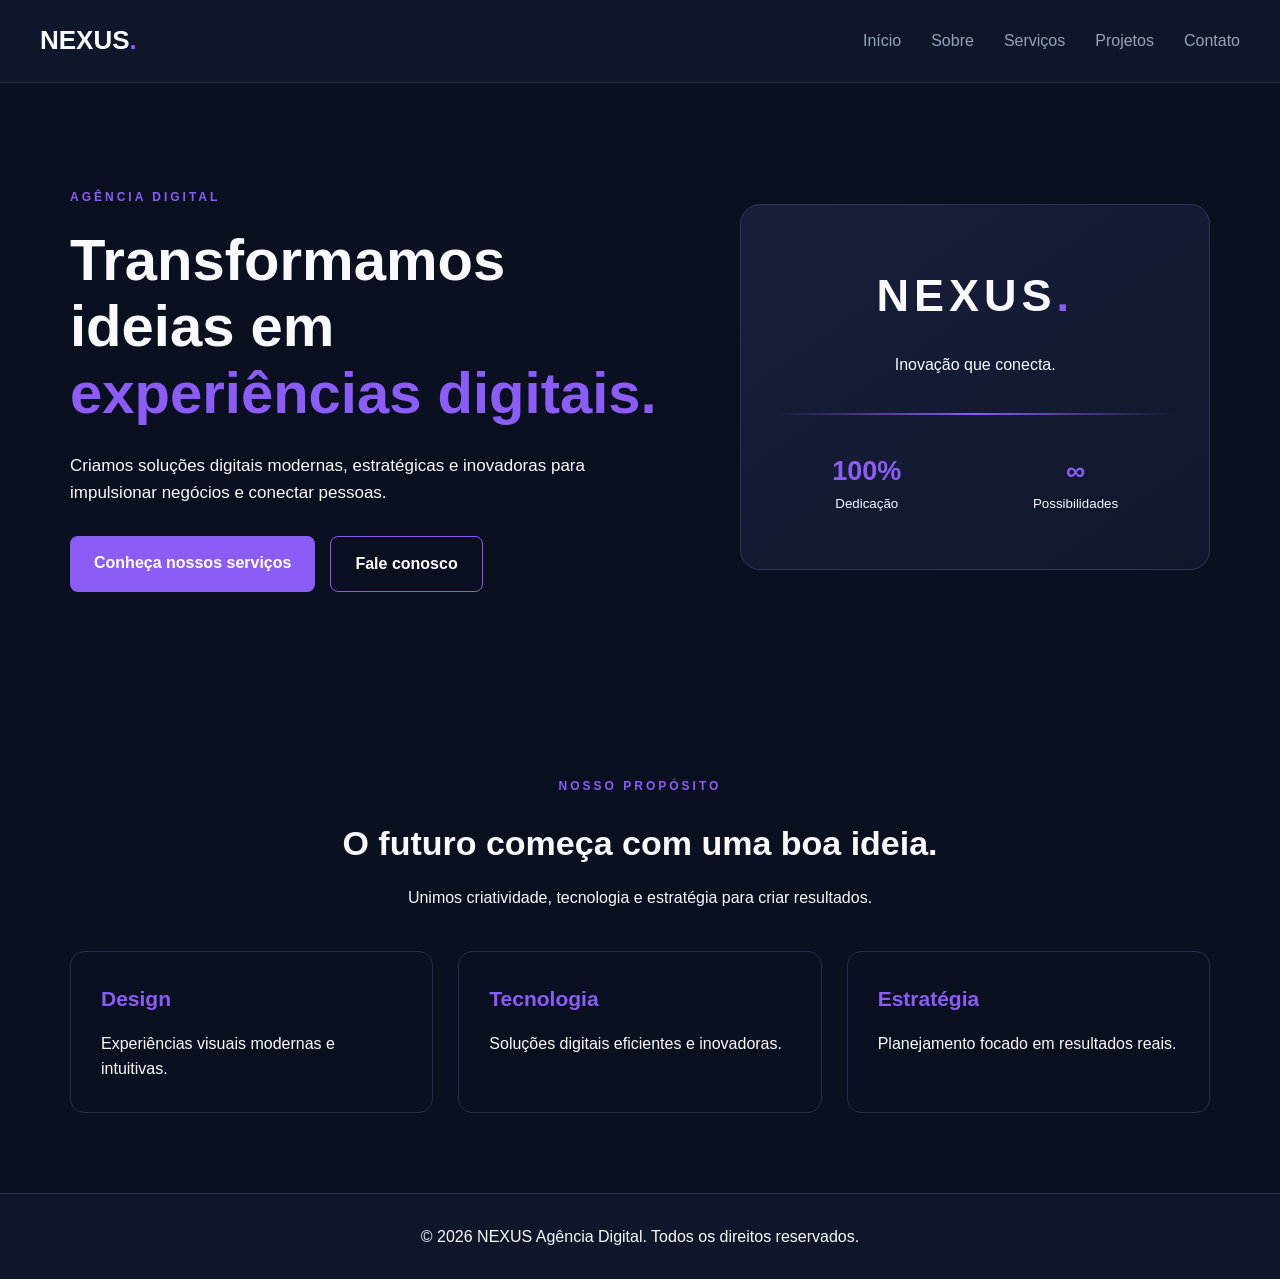
<file: projeto web/index.html>
<!DOCTYPE html>
<html lang="pt-BR">
<head>
    <meta charset="UTF-8">
    <meta name="viewport" content="width=device-width, initial-scale=1.0">
    <title>NEXUS | Agência Digital</title>
    <link rel="stylesheet" href="css/style.css">
</head>
<body>

<header>
    <nav class="navbar">
        <a href="index.html" class="logo">NEXUS<span>.</span></a>

        <ul class="nav-links">
            <li><a href="index.html" class="active">Início</a></li>
            <li><a href="sobre.html">Sobre</a></li>
            <li><a href="servicos.html">Serviços</a></li>
            <li><a href="projetos.html">Projetos</a></li>
            <li><a href="contato.html">Contato</a></li>
        </ul>
    </nav>
</header>

<main>
    <section class="hero">
        <div class="hero-content">
            <span class="tag">AGÊNCIA DIGITAL</span>

            <h1>Transformamos ideias em
                <span>experiências digitais.</span>
            </h1>

            <p>
                Criamos soluções digitais modernas, estratégicas
                e inovadoras para impulsionar negócios e conectar pessoas.
            </p>

            <div class="hero-buttons">
                <a href="servicos.html" class="btn-primary">
                    Conheça nossos serviços
                </a>

                <a href="contato.html" class="btn-secondary">
                    Fale conosco
                </a>
            </div>
        </div>

        <div class="hero-card">
            <h2>NEXUS<span>.</span></h2>
            <p>Inovação que conecta.</p>

            <div class="card-line"></div>

            <div class="card-stats">
                <div>
                    <strong>100%</strong>
                    <small>Dedicação</small>
                </div>

                <div>
                    <strong>∞</strong>
                    <small>Possibilidades</small>
                </div>
            </div>
        </div>
    </section>

    <section class="section">
        <div class="section-heading">
            <span class="tag">NOSSO PROPÓSITO</span>
            <h2>O futuro começa com uma boa ideia.</h2>
            <p>
                Unimos criatividade, tecnologia e estratégia
                para criar resultados.
            </p>
        </div>

        <div class="cards">
            <article class="info-card">
                <h3>Design</h3>
                <p>Experiências visuais modernas e intuitivas.</p>
            </article>

            <article class="info-card">
                <h3>Tecnologia</h3>
                <p>Soluções digitais eficientes e inovadoras.</p>
            </article>

            <article class="info-card">
                <h3>Estratégia</h3>
                <p>Planejamento focado em resultados reais.</p>
            </article>
        </div>
    </section>
</main>

<footer>
    <p>© 2026 NEXUS Agência Digital. Todos os direitos reservados.</p>
</footer>

</body>
</html>
</file>
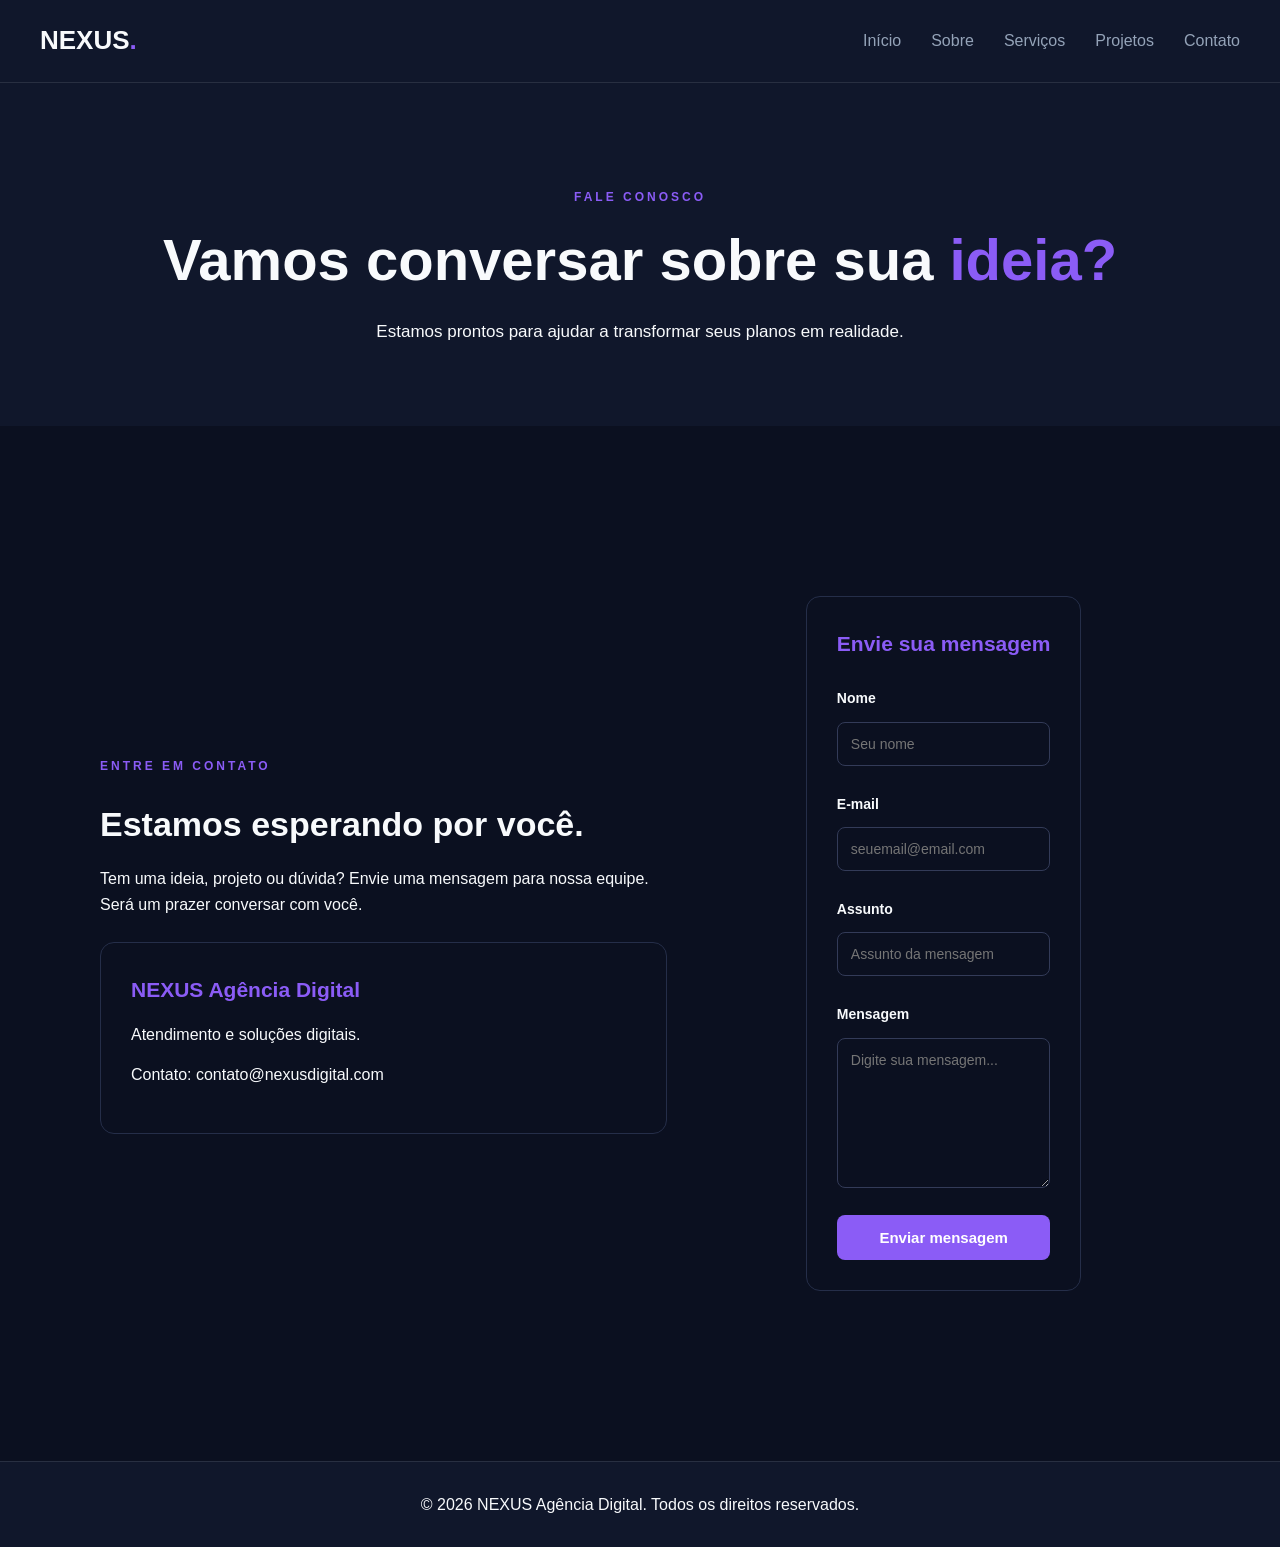
<file: projeto web/contato.html>
<!DOCTYPE html>
<html lang="pt-BR">
<head>
    <meta charset="UTF-8">
    <meta name="viewport" content="width=device-width, initial-scale=1.0">
    <title>Contato | NEXUS</title>
    <link rel="stylesheet" href="css/style.css">
</head>
<body>

<header>
    <nav class="navbar">
        <a href="index.html" class="logo">NEXUS<span>.</span></a>

        <ul class="nav-links">
            <li><a href="index.html">Início</a></li>
            <li><a href="sobre.html">Sobre</a></li>
            <li><a href="servicos.html">Serviços</a></li>
            <li><a href="projetos.html">Projetos</a></li>
            <li><a href="contato.html" class="active">Contato</a></li>
        </ul>
    </nav>
</header>

<main>
    <section class="page-hero">
        <span class="tag">FALE CONOSCO</span>
        <h1>Vamos conversar sobre sua <span>ideia?</span></h1>
        <p>
            Estamos prontos para ajudar a transformar seus planos em realidade.
        </p>
    </section>

    <section class="section">
        <div class="about-content">

            <div>
                <span class="tag">ENTRE EM CONTATO</span>
                <h2>Estamos esperando por você.</h2>

                <p>
                    Tem uma ideia, projeto ou dúvida?
                    Envie uma mensagem para nossa equipe.
                    Será um prazer conversar com você.
                </p>

                <div class="info-card" style="margin-top: 25px;">
                    <h3>NEXUS Agência Digital</h3>
                    <p>Atendimento e soluções digitais.</p>
                    <p>Contato: contato@nexusdigital.com</p>
                </div>
            </div>

            <form class="info-card" action="#" method="post">

                <h3>Envie sua mensagem</h3>

                <label for="nome">Nome</label>
                <input
                    type="text"
                    id="nome"
                    name="nome"
                    placeholder="Seu nome"
                    required
                >

                <label for="email">E-mail</label>
                <input
                    type="email"
                    id="email"
                    name="email"
                    placeholder="seuemail@email.com"
                    required
                >

                <label for="assunto">Assunto</label>
                <input
                    type="text"
                    id="assunto"
                    name="assunto"
                    placeholder="Assunto da mensagem"
                    required
                >

                <label for="mensagem">Mensagem</label>
                <textarea
                    id="mensagem"
                    name="mensagem"
                    placeholder="Digite sua mensagem..."
                    rows="5"
                    required
                ></textarea>

                <button type="submit" class="btn-primary">
                    Enviar mensagem
                </button>

            </form>

        </div>
    </section>
</main>

<footer>
    <p>© 2026 NEXUS Agência Digital. Todos os direitos reservados.</p>
</footer>

</body>
</html>
</file>
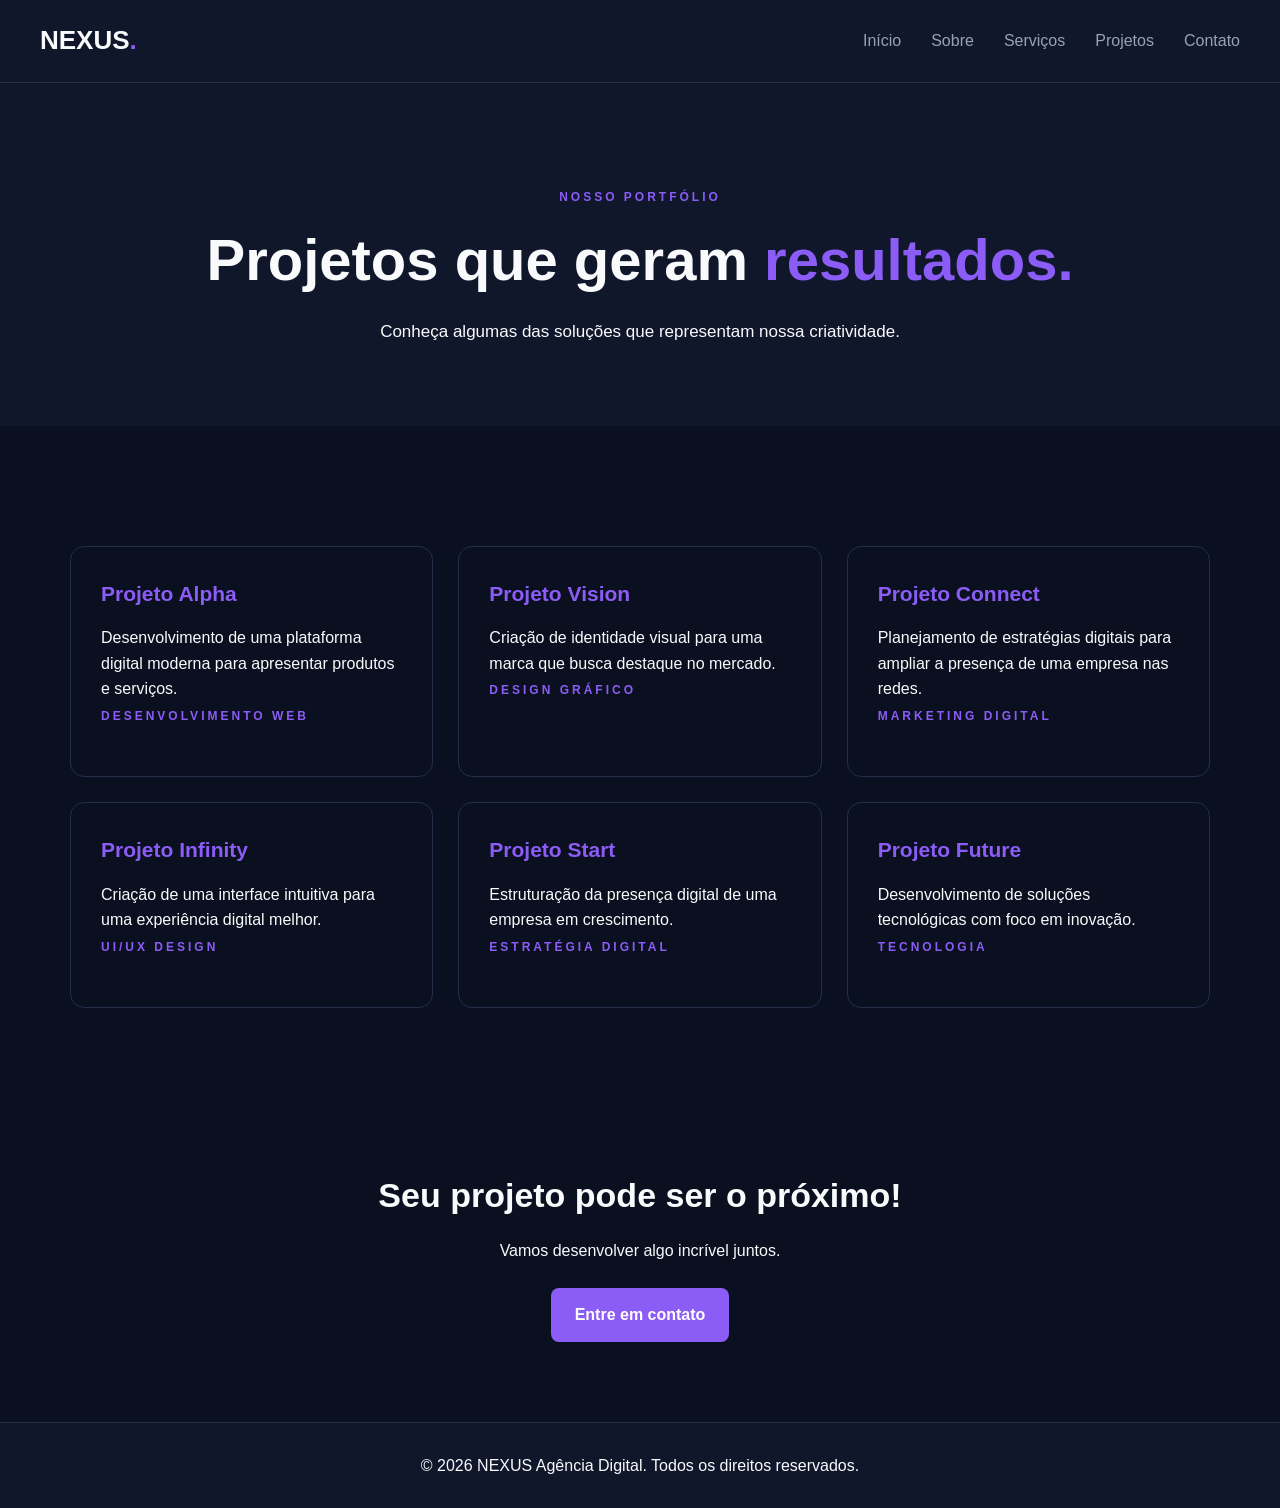
<file: projeto web/projetos.html>
<!DOCTYPE html>
<html lang="pt-BR">
<head>
    <meta charset="UTF-8">
    <meta name="viewport" content="width=device-width, initial-scale=1.0">
    <title>Projetos | NEXUS</title>
    <link rel="stylesheet" href="css/style.css">
</head>
<body>

<header>
    <nav class="navbar">
        <a href="index.html" class="logo">NEXUS<span>.</span></a>

        <ul class="nav-links">
            <li><a href="index.html">Início</a></li>
            <li><a href="sobre.html">Sobre</a></li>
            <li><a href="servicos.html">Serviços</a></li>
            <li><a href="projetos.html" class="active">Projetos</a></li>
            <li><a href="contato.html">Contato</a></li>
        </ul>
    </nav>
</header>

<main>
    <section class="page-hero">
        <span class="tag">NOSSO PORTFÓLIO</span>
        <h1>Projetos que geram <span>resultados.</span></h1>
        <p>
            Conheça algumas das soluções que representam nossa criatividade.
        </p>
    </section>

    <section class="section">
        <div class="cards">

            <article class="info-card">
                <h3>Projeto Alpha</h3>
                <p>
                    Desenvolvimento de uma plataforma digital moderna
                    para apresentar produtos e serviços.
                </p>
                <span class="tag">DESENVOLVIMENTO WEB</span>
            </article>

            <article class="info-card">
                <h3>Projeto Vision</h3>
                <p>
                    Criação de identidade visual para uma marca
                    que busca destaque no mercado.
                </p>
                <span class="tag">DESIGN GRÁFICO</span>
            </article>

            <article class="info-card">
                <h3>Projeto Connect</h3>
                <p>
                    Planejamento de estratégias digitais para
                    ampliar a presença de uma empresa nas redes.
                </p>
                <span class="tag">MARKETING DIGITAL</span>
            </article>

            <article class="info-card">
                <h3>Projeto Infinity</h3>
                <p>
                    Criação de uma interface intuitiva
                    para uma experiência digital melhor.
                </p>
                <span class="tag">UI/UX DESIGN</span>
            </article>

            <article class="info-card">
                <h3>Projeto Start</h3>
                <p>
                    Estruturação da presença digital de
                    uma empresa em crescimento.
                </p>
                <span class="tag">ESTRATÉGIA DIGITAL</span>
            </article>

            <article class="info-card">
                <h3>Projeto Future</h3>
                <p>
                    Desenvolvimento de soluções tecnológicas
                    com foco em inovação.
                </p>
                <span class="tag">TECNOLOGIA</span>
            </article>

        </div>
    </section>

    <section class="section call-to-action">
        <h2>Seu projeto pode ser o próximo!</h2>
        <p>Vamos desenvolver algo incrível juntos.</p>
        <a href="contato.html" class="btn-primary">
            Entre em contato
        </a>
    </section>
</main>

<footer>
    <p>© 2026 NEXUS Agência Digital. Todos os direitos reservados.</p>
</footer>

</body>
</html>
</file>
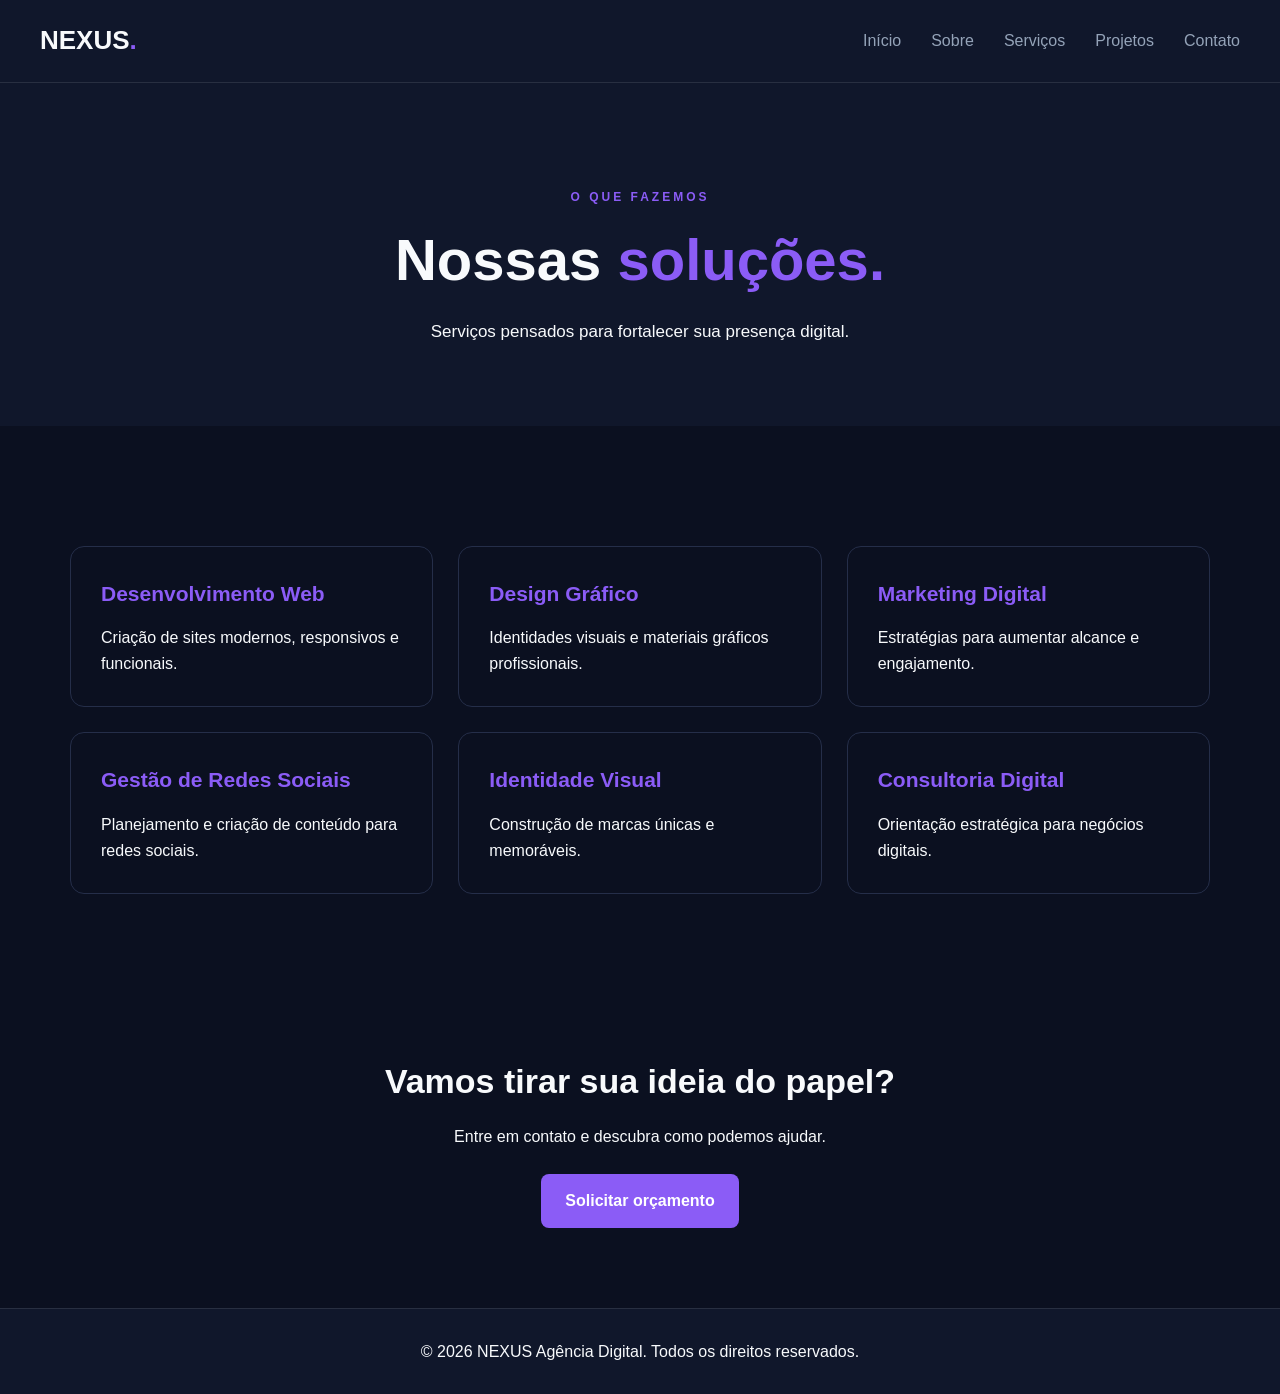
<file: projeto web/servicos.html>
<!DOCTYPE html>
<html lang="pt-BR">
<head>
    <meta charset="UTF-8">
    <meta name="viewport" content="width=device-width, initial-scale=1.0">
    <title>Serviços | NEXUS</title>
    <link rel="stylesheet" href="css/style.css">
</head>
<body>

<header>
    <nav class="navbar">
        <a href="index.html" class="logo">NEXUS<span>.</span></a>

        <ul class="nav-links">
            <li><a href="index.html">Início</a></li>
            <li><a href="sobre.html">Sobre</a></li>
            <li><a href="servicos.html" class="active">Serviços</a></li>
            <li><a href="projetos.html">Projetos</a></li>
            <li><a href="contato.html">Contato</a></li>
        </ul>
    </nav>
</header>

<main>
    <section class="page-hero">
        <span class="tag">O QUE FAZEMOS</span>
        <h1>Nossas <span>soluções.</span></h1>
        <p>Serviços pensados para fortalecer sua presença digital.</p>
    </section>

    <section class="section">
        <div class="cards">

            <article class="info-card">
                <h3>Desenvolvimento Web</h3>
                <p>Criação de sites modernos, responsivos e funcionais.</p>
            </article>

            <article class="info-card">
                <h3>Design Gráfico</h3>
                <p>Identidades visuais e materiais gráficos profissionais.</p>
            </article>

            <article class="info-card">
                <h3>Marketing Digital</h3>
                <p>Estratégias para aumentar alcance e engajamento.</p>
            </article>

            <article class="info-card">
                <h3>Gestão de Redes Sociais</h3>
                <p>Planejamento e criação de conteúdo para redes sociais.</p>
            </article>

            <article class="info-card">
                <h3>Identidade Visual</h3>
                <p>Construção de marcas únicas e memoráveis.</p>
            </article>

            <article class="info-card">
                <h3>Consultoria Digital</h3>
                <p>Orientação estratégica para negócios digitais.</p>
            </article>

        </div>
    </section>

    <section class="section call-to-action">
        <h2>Vamos tirar sua ideia do papel?</h2>
        <p>Entre em contato e descubra como podemos ajudar.</p>
        <a href="contato.html" class="btn-primary">
            Solicitar orçamento
        </a>
    </section>
</main>

<footer>
    <p>© 2026 NEXUS Agência Digital. Todos os direitos reservados.</p>
</footer>

</body>
</html>
</file>
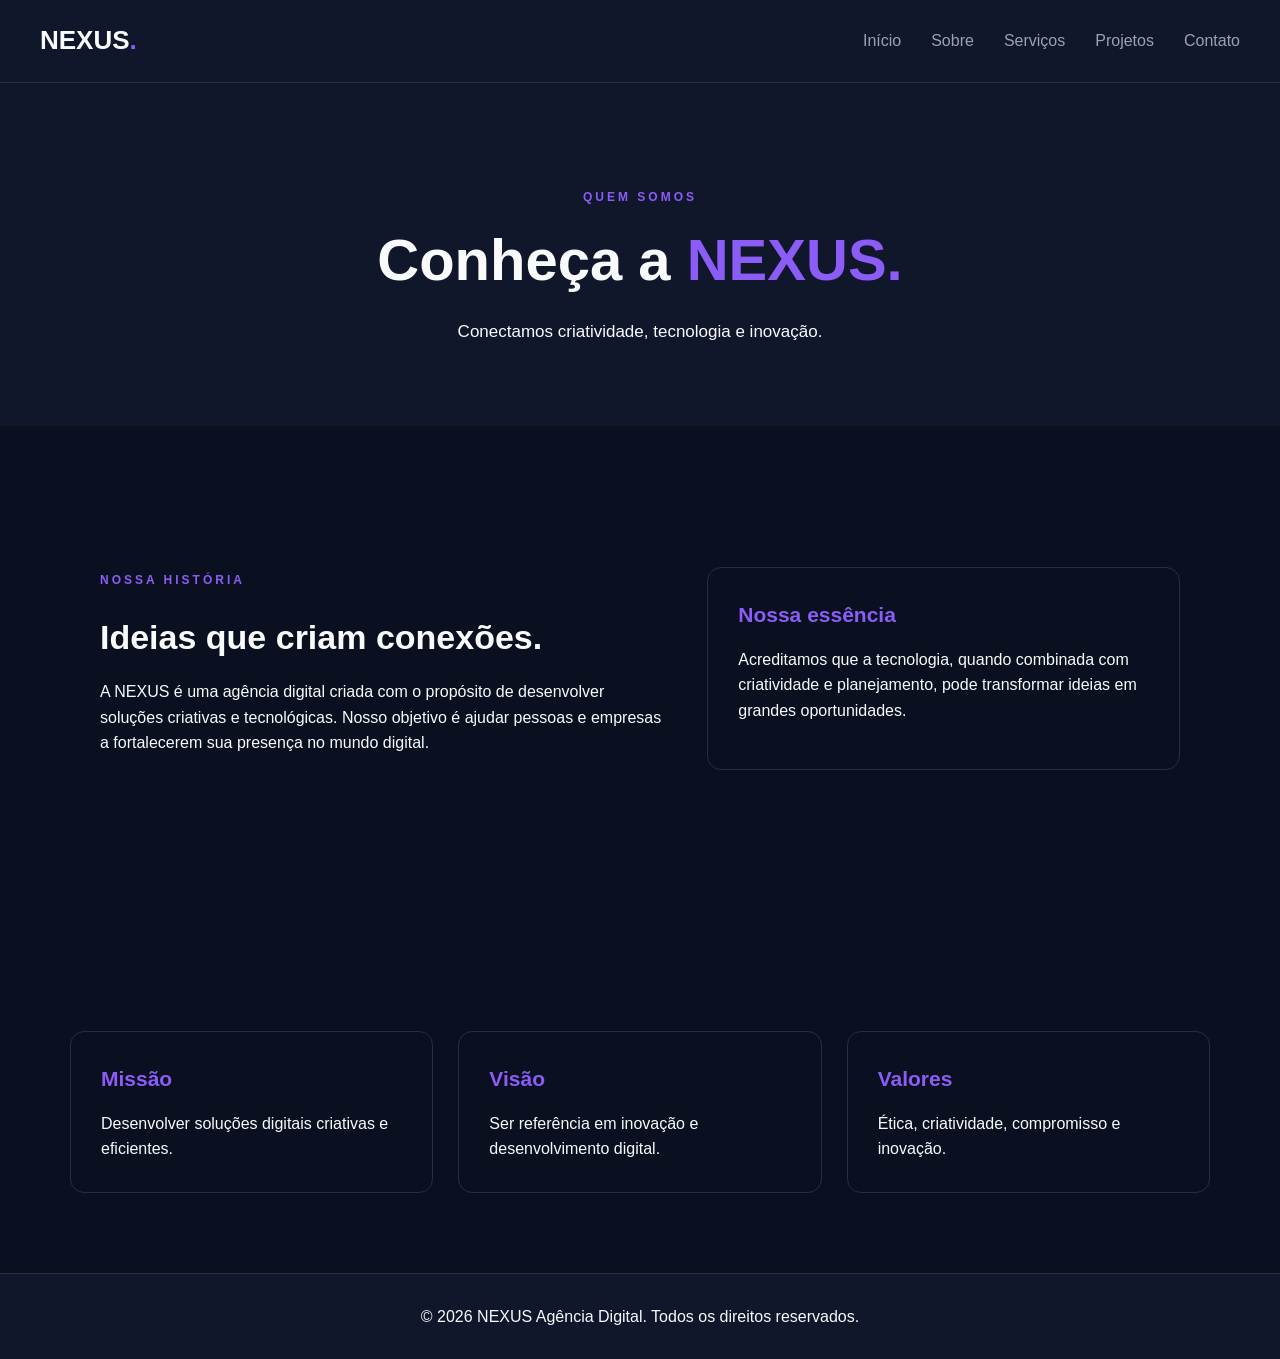
<file: projeto web/sobre.html>
<!DOCTYPE html>
<html lang="pt-BR">
<head>
    <meta charset="UTF-8">
    <meta name="viewport" content="width=device-width, initial-scale=1.0">
    <title>Sobre | NEXUS</title>
    <link rel="stylesheet" href="css/style.css">
</head>
<body>

<header>
    <nav class="navbar">
        <a href="index.html" class="logo">NEXUS<span>.</span></a>

        <ul class="nav-links">
            <li><a href="index.html">Início</a></li>
            <li><a href="sobre.html" class="active">Sobre</a></li>
            <li><a href="servicos.html">Serviços</a></li>
            <li><a href="projetos.html">Projetos</a></li>
            <li><a href="contato.html">Contato</a></li>
        </ul>
    </nav>
</header>

<main>
    <section class="page-hero">
        <span class="tag">QUEM SOMOS</span>
        <h1>Conheça a <span>NEXUS.</span></h1>
        <p>Conectamos criatividade, tecnologia e inovação.</p>
    </section>

    <section class="section">
        <div class="about-content">
            <div>
                <span class="tag">NOSSA HISTÓRIA</span>
                <h2>Ideias que criam conexões.</h2>

                <p>
                    A NEXUS é uma agência digital criada com o propósito
                    de desenvolver soluções criativas e tecnológicas.
                    Nosso objetivo é ajudar pessoas e empresas a
                    fortalecerem sua presença no mundo digital.
                </p>
            </div>

            <div class="info-card">
                <h3>Nossa essência</h3>
                <p>
                    Acreditamos que a tecnologia, quando combinada
                    com criatividade e planejamento, pode transformar
                    ideias em grandes oportunidades.
                </p>
            </div>
        </div>
    </section>

    <section class="section">
        <div class="cards">
            <article class="info-card">
                <h3>Missão</h3>
                <p>Desenvolver soluções digitais criativas e eficientes.</p>
            </article>

            <article class="info-card">
                <h3>Visão</h3>
                <p>Ser referência em inovação e desenvolvimento digital.</p>
            </article>

            <article class="info-card">
                <h3>Valores</h3>
                <p>Ética, criatividade, compromisso e inovação.</p>
            </article>
        </div>
    </section>
</main>

<footer>
    <p>© 2026 NEXUS Agência Digital. Todos os direitos reservados.</p>
</footer>

</body>
</html>
</file>
<file: projeto web/css/style.css>
/* VARIÁVEIS */
:root {
    --background: #0b1020;
    --surface: #10172b;
    --purple: #8b5cf6;
    --blue: #4f46e5;
    --text: #f8fafc;
    --muted: #94a3b8;
    --border: rgba(255, 255, 255, 0.1);
}

/* RESET */
* {
    margin: 0;
    padding: 0;
    box-sizing: border-box;
}

html {
    scroll-behavior: smooth;
}

body {
    font-family: Arial, sans-serif;
    background: var(--background);
    color: var(--text);
    line-height: 1.6;
}

/* LINKS */
a {
    color: inherit;
    text-decoration: none;
}

/* HEADER */
header {
    width: 100%;
    padding: 20px 30px;
    background: var(--surface);
    border-bottom: 1px solid var(--border);
}

.navbar {
    max-width: 1200px;
    margin: auto;
    display: flex;
    align-items: center;
    justify-content: space-between;
}

.logo {
    font-size: 26px;
    font-weight: bold;
    color: var(--text);
}

.logo span {
    color: var(--purple);
}

.nav-links {
    display: flex;
    gap: 30px;
    list-style: none;
}

.nav-links a {
    color: var(--muted);
    transition: 0.3s;
}

.nav-links a:hover {
    color: var(--purple);
}

/* BOTÕES */
.btn {
    display: inline-block;
    padding: 12px 25px;
    border-radius: 8px;
    background: linear-gradient(135deg, var(--purple), var(--blue));
    color: white;
    font-weight: bold;
    transition: 0.3s;
    border: none;
    cursor: pointer;
}

.btn:hover {
    transform: translateY(-3px);
    opacity: 0.9;
}

/* HERO */
.hero {
    max-width: 1200px;
    margin: auto;
    padding: 100px 30px;
}

.hero h1 {
    font-size: 48px;
    line-height: 1.2;
    margin-bottom: 20px;
}

.hero h1 span {
    color: var(--purple);
}

.hero p {
    max-width: 600px;
    color: var(--muted);
    margin-bottom: 30px;
}

/* CARDS DO HERO */
.hero-card {
    background: var(--surface);
    padding: 30px;
    border-radius: 15px;
    border: 1px solid var(--border);
}

/* SEÇÕES */
section {
    padding: 70px 30px;
}

.section-container {
    max-width: 1200px;
    margin: auto;
}

section h2 {
    font-size: 32px;
    margin-bottom: 20px;
}

section p {
    color: var(--muted);
}

/* CARDS */
.cards {
    display: grid;
    grid-template-columns: repeat(3, 1fr);
    gap: 25px;
    margin-top: 35px;
}

.card {
    background: var(--surface);
    padding: 30px;
    border-radius: 12px;
    border: 1px solid var(--border);
    transition: 0.3s;
}

.card:hover {
    transform: translateY(-5px);
    border-color: var(--purple);
}

.card h3 {
    margin-bottom: 15px;
    color: var(--text);
}

.card p {
    color: var(--muted);
}

/* CABEÇALHO DAS PÁGINAS */
.page-hero {
    text-align: center;
    padding: 80px 30px;
    background: var(--surface);
}

.page-hero h1 {
    font-size: 40px;
    margin-bottom: 15px;
}

.page-hero p {
    color: var(--muted);
}

/* SOBRE */
.about-content {
    max-width: 1200px;
    margin: auto;
    padding: 60px 30px;
}

.about-content h2 {
    margin-bottom: 20px;
}

.about-content p {
    color: var(--muted);
    margin-bottom: 15px;
}

/* CHAMADA PARA AÇÃO */
.cta {
    text-align: center;
    padding: 80px 30px;
    background: var(--surface);
}

.cta h2 {
    margin-bottom: 20px;
}

.cta p {
    margin-bottom: 25px;
}

/* FORMULÁRIO */
form {
    max-width: 600px;
    margin: 30px auto;
}

input,
textarea,
select {
    width: 100%;
    padding: 14px;
    margin-bottom: 15px;
    border-radius: 8px;
    border: 1px solid var(--border);
    background: var(--surface);
    color: var(--text);
    font-family: Arial, sans-serif;
}

input:focus,
textarea:focus,
select:focus {
    outline: 2px solid var(--purple);
}

textarea {
    min-height: 150px;
    resize: vertical;
}

button {
    font-family: Arial, sans-serif;
}

/* FOOTER */
footer {
    text-align: center;
    padding: 30px;
    color: var(--text);
    background: var(--surface);
    border-top: 1px solid var(--border);
}

/* RESPONSIVIDADE */
@media (max-width: 768px) {

    header {
        padding: 20px;
    }

    .navbar {
        flex-direction: column;
        gap: 20px;
    }

    .nav-links {
        flex-wrap: wrap;
        justify-content: center;
        gap: 15px;
    }

    .hero {
        padding: 60px 20px;
    }

    .hero h1 {
        font-size: 34px;
    }

    .cards {
        grid-template-columns: 1fr;
    }

    .page-hero h1 {
        font-size: 30px;
    }

    section {
        padding: 50px 20px;
    }

    .about-content {
        padding: 40px 20px;
    }
}

/* ESTILIZAÇÃO DOS BOTÕES */

.btn-primary,
.btn-secondary {
    display: inline-block;
    padding: 14px 24px;
    border-radius: 8px;
    font-weight: bold;
    transition: 0.3s;
}

.btn-primary {
    background: var(--purple);
    color: white;
}

.btn-primary:hover {
    background: var(--blue);
    transform: translateY(-3px);
}

.btn-secondary {
    border: 1px solid var(--purple);
    color: white;
}

.btn-secondary:hover {
    background: var(--purple);
}

/* ELEMENTOS DA PÁGINA INICIAL */

.hero {
    min-height: 600px;
    display: grid;
    grid-template-columns: 1.3fr 1fr;
    align-items: center;
    gap: 60px;
}

.hero h1,
.page-hero h1 {
    font-size: clamp(36px, 5vw, 58px);
    line-height: 1.15;
    margin-bottom: 25px;
}

.hero h1 span,
.page-hero h1 span {
    color: var(--purple);
}

.hero-content p,
.page-hero p {
    color: var(--text);
    font-size: 17px;
    margin-bottom: 30px;
}

.hero-buttons {
    display: flex;
    flex-wrap: wrap;
    gap: 15px;
}

.hero-card {
    background: linear-gradient(145deg, #191e3b, #10172b);
    border: 1px solid #33345b;
    border-radius: 20px;
    padding: 55px 35px;
    text-align: center;
}

.hero-card h2 {
    font-size: 45px;
    letter-spacing: 5px;
}

.hero-card h2 span {
    color: var(--purple);
}

.hero-card p {
    color: var(--text);
}

.card-line {
    height: 2px;
    background: linear-gradient(
        90deg,
        transparent,
        var(--purple),
        transparent
    );
    margin: 35px 0;
}

.card-stats {
    display: flex;
    justify-content: space-around;
    gap: 20px;
}

.card-stats strong,
.card-stats small {
    display: block;
}

.card-stats strong {
    font-size: 27px;
    color: var(--purple);
}

.card-stats small {
    color: var(--text);
}

/* SEÇÕES E CARDS */

.section {
    max-width: 1200px;
    margin: auto;
    padding: 80px 30px;
}

.section-heading,
.page-hero {
    text-align: center;
}

.section-heading h2,
.section h2 {
    font-size: 34px;
    margin-bottom: 15px;
}

.section-heading p {
    color: var(--text);
}

.cards {
    display: grid;
    grid-template-columns: repeat(3, 1fr);
    gap: 25px;
    margin-top: 40px;
}

.info-card {
    background: var(--secondary);
    border: 1px solid #252e49;
    border-radius: 14px;
    padding: 30px;
    transition: 0.3s;
}

.info-card:hover {
    transform: translateY(-7px);
    border-color: var(--purple);
}

.info-card h3 {
    color: var(--purple);
    font-size: 21px;
    margin-bottom: 15px;
}

.info-card p {
    color: var(--text);
}

.tag {
    display: inline-block;
    color: var(--purple);
    font-size: 12px;
    font-weight: bold;
    letter-spacing: 3px;
    margin-bottom: 20px;
}

.page-hero {
    padding: 100px 30px 50px;
}

.page-hero p {
    max-width: 550px;
    margin-left: auto;
    margin-right: auto;
}

.about-content {
    display: grid;
    grid-template-columns: 1.2fr 1fr;
    gap: 40px;
    align-items: center;
}

.about-content p {
    color: var(--text);
    margin-top: 15px;
}

.call-to-action {
    text-align: center;
}

.call-to-action p {
    color: var(--text);
    margin-bottom: 25px;
}

/* FORMULÁRIO */

form {
    display: flex;
    flex-direction: column;
    gap: 12px;
}

form label {
    color: var(--white);
    font-weight: bold;
    font-size: 14px;
}

form input,
form textarea {
    width: 100%;
    padding: 13px;
    border: 1px solid #333b58;
    border-radius: 8px;
    background: var(--background);
    color: white;
    font-family: Arial, sans-serif;
    font-size: 14px;
    outline: none;
}

form input:focus,
form textarea:focus {
    border-color: var(--purple);
}

form textarea {
    resize: vertical;
}

form button {
    border: none;
    cursor: pointer;
    font-size: 15px;
}

/* RESPONSIVIDADE */

@media (max-width: 768px) {

    .navbar {
        flex-direction: column;
        gap: 20px;
    }

    .nav-links {
        flex-wrap: wrap;
        justify-content: center;
        gap: 15px;
    }

    .hero {
        grid-template-columns: 1fr;
        padding-top: 50px;
        gap: 35px;
    }

    .cards {
        grid-template-columns: 1fr;
    }

    .about-content {
        grid-template-columns: 1fr;
    }

    .hero h1,
    .page-hero h1 {
        font-size: 38px;
    }

    .section {
        padding: 55px 20px;
    }
}
</file>
